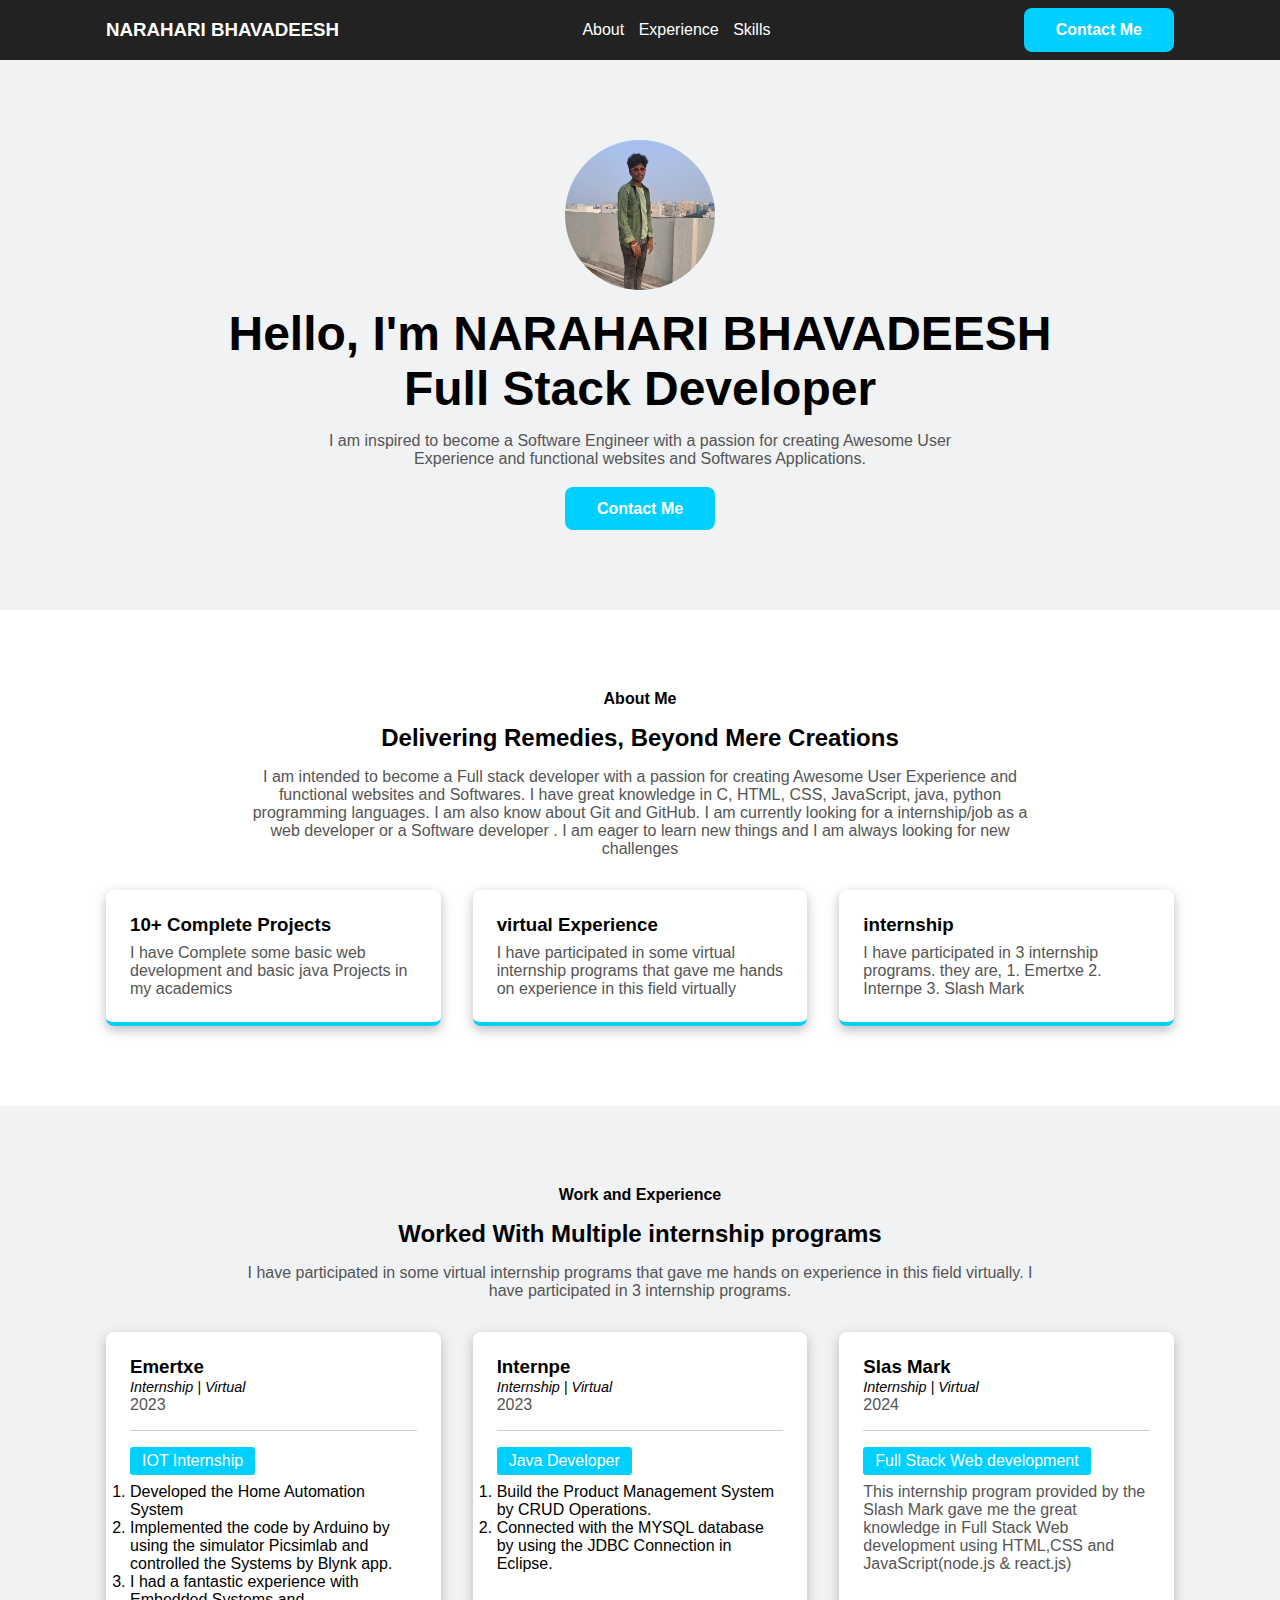
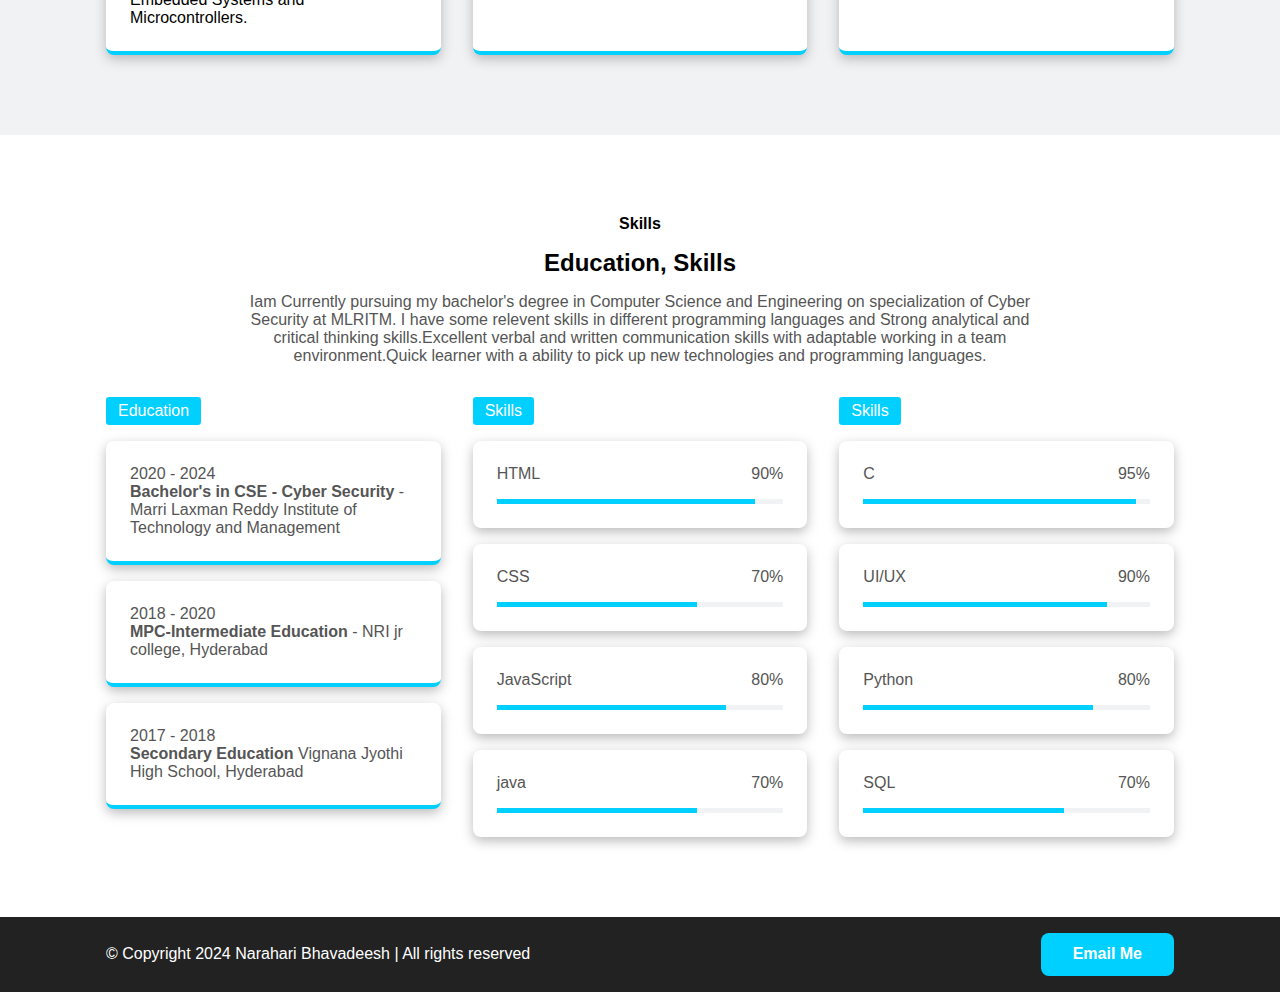
<file: bhavadeesh_portfolio/index.html>
<!DOCTYPE html>
<html lang="en">
  <head>
    <meta charset="UTF-8" />
    <meta name="viewport" content="width=device-width, initial-scale=1.0" />
    <title>Portfolio</title>
    <link rel="stylesheet" href="styles.css" />
  </head>
  <body>
    <!-- Navigation -->
    <nav class="nav">
      <div class="container">
        <div class="nav--container">
          <h3>NARAHARI BHAVADEESH</h3>
          <ul>
            <li><a href="#about">About    </a></li>
            <li><a href="#experience">Experience    </a></li>
            <li><a href="#skills">Skills</a></li>
        </ul>
          <a href="tel:+91 8106961841" class="btn">Contact Me</a>
        </div>
      </div>
    </nav>
    <!-- Hero Section -->
    <section class="hero">
      <div class="container">
        <div class="img--cover">
          <img src="img/photob.jpg" alt="Profile image"></img>
        </div>
        <h1 class="hero-title">
          Hello, I'm NARAHARI BHAVADEESH<br> Full Stack Developer 
        </h1>
        <p class="hero-desc">
            I am inspired to become a Software Engineer with a passion for creating Awesome User Experience and functional websites and Softwares Applications. 
        </p>
        <div class="btn">Contact Me</div>
      </div>
    </section>
    <!-- Hero Section -->
    <section class="about" id="about">
      <div class="container">
        <h4 class="section--head">About Me</h4>
        <h2 class="section--title">Delivering Remedies, Beyond Mere Creations</h2>
        <p class="section--desc">
            I am intended to become a Full stack developer with a passion for creating Awesome User Experience and functional websites and Softwares. I have great knowledge in C, HTML, CSS, JavaScript, java, python programming languages. I am also know about Git and GitHub.
            I am currently looking for a internship/job as a web developer or a Software developer . I am eager to learn new things and I am always looking for new challenges
        </p>
        <div class="grid--cards">
          <div class="card">
            <h3>10+ Complete Projects</h3>
            <p>
             I have Complete some basic web development and basic java Projects in my academics
            </p>
          </div>
          <div class="card">
            <h3>virtual Experience</h3>
            <p>
              I have participated in some virtual internship programs that gave me hands on experience in this field virtually
            </p>
          </div>
          <div class="card">
            <h3>internship</h3>
            <p>
             I have participated in 3 internship programs. they are, 1. Emertxe 2. Internpe 3. Slash Mark
            </p>
          </div>
        </div>
      </div>
    </section>
    <!-- Experience Section -->
    <section class="experience" id="experience">
      <div class="container">
        <h4 class="section--head">Work and Experience</h4>
        <h2 class="section--title">Worked With Multiple internship programs</h2>
        <p class="section--desc">
            I have participated in some virtual internship programs that gave me hands on experience in this field virtually.
            I have participated in 3 internship programs.
        </p>
        <div class="grid--cards">
          <div class="card">
            <h3>Emertxe</h3>
            <i>Internship | Virtual</i>
            <p>2023 </p>
            <div class="divider"></div>
            <div class="chip">IOT Internship</div>
            <ol>
              <li>  Developed the Home Automation System </li>
              <li>  Implemented the code by Arduino by using the simulator Picsimlab and controlled the Systems by Blynk app. </li>
              <li>  I had a fantastic experience with Embedded Systems and Microcontrollers. </li>
            </ol> 
          </div> 
          <div class="card">
            <h3>Internpe</h3>
            <i>Internship | Virtual</i>
            <p>2023</p>
            <div class="divider"></div>
            <div class="chip">Java Developer</div>
            <ol>
              <li>  Build the Product Management System by CRUD Operations. </li>
              <li>  Connected with the MYSQL database by using the JDBC Connection in Eclipse. </li>
            </ol>
          </div>
          <div class="card">
            <h3>Slas Mark</h3>
            <i>Internship | Virtual</i>
            <p>2024</p>
            <div class="divider"></div>
            <div class="chip">Full Stack Web development</div>
            <p>
                This internship program provided by the Slash Mark gave me the great knowledge in Full Stack Web development using HTML,CSS and JavaScript(node.js & react.js)
            </p>
          </div>
        </div>
      </div>
    </section>
    <!-- Skills Section -->
    <section class="skills" id="skills">
      <div class="container">
        <h4 class="section--head">Skills</h4>
        <h2 class="section--title">Education, Skills </h2>
        <p class="section--desc">
         Iam Currently pursuing my bachelor's degree in Computer Science and Engineering on specialization of Cyber Security at MLRITM. I have some relevent skills in different programming languages and Strong analytical and critical thinking skills.Excellent verbal and written communication skills with adaptable working in a team environment.Quick learner with a ability to pick up new technologies and programming languages.
        </p>
        <div class="grid--cards">
          <div class="col--flex">
            <div class="chip">Education</div>
            <div class="card">
              <p>2020 - 2024</p>
              <p><b>Bachelor's in CSE - Cyber Security</b> - Marri Laxman Reddy Institute of Technology and Management</p>
            </div>
            <div class="card">
              <p>2018 - 2020</p>
              <p><b>MPC-Intermediate Education </b>- NRI jr college, Hyderabad</p>
            </div>
            <div class="card">
              <p>2017 - 2018</p>
              <p><b>Secondary Education</b> Vignana Jyothi High School, Hyderabad</p>
            </div>
          </div>
          <div class="col--flex">
            <div class="chip">Skills</div>
            <div class="card skill--card">
              <div class="skill--container">
                <p>HTML</p>
                <p>90%</p>
              </div>
              <div class="progress--cover">
                <div class="html--progress"></div>
              </div>
            </div>
            <div class="card skill--card">
              <div class="skill--container">
                <p>CSS</p>
                <p>70%</p>
              </div>
              <div class="progress--cover">
                <div class="css--progress"></div>
              </div>
            </div>
            <div class="card skill--card">
              <div class="skill--container">
                <p>JavaScript</p>
                <p>80%</p>
              </div>
              <div class="progress--cover">
                <div class="JavaScript--progress"></div>
              </div>
            </div>
            <div class="card skill--card">
              <div class="skill--container">
                <p>java</p>
                <p>70%</p>
              </div>
              <div class="progress--cover">
                <div class="java--progress"></div>
              </div>
            </div>
          </div>
          <div class="col--flex">
            <div class="chip">Skills</div>
            <div class="card skill--card">
              <div class="skill--container">
                <p>C</p>
                <p>95%</p>
              </div>
              <div class="progress--cover">
                <div class="C--progress"></div>
              </div>
            </div>
            <div class="card skill--card">
              <div class="skill--container">
                <p>UI/UX</p>
                <p>90%</p>
              </div>
              <div class="progress--cover">
                <div class="Cpp--progress"></div>
              </div>
            </div>
            <div class="card skill--card">
              <div class="skill--container">
                <p>Python</p>
                <p>80%</p>
              </div>
              <div class="progress--cover">
                <div class="python--progress"></div>
              </div>
            </div>
            <div class="card skill--card">
              <div class="skill--container">
                <p>SQL</p>
                <p>70%</p>
              </div>
              <div class="progress--cover">
                <div class="sql--progress"></div>
              </div>
            </div>
          </div>
          
        </div>
      </div>
    </section>
    <!-- Footer Section -->
    <footer>
      <div class="container">
        <div class="footer--container">
          <p>&copy; Copyright 2024 Narahari Bhavadeesh | All rights reserved</p>
          <a href="mailto:bhavadeeshnarahari@gmail.com" class="btn">Email Me</a>
        </div>
      </div>
    </footer>
  </body>
</html>
</file>
<file: bhavadeesh_portfolio/styles.css>
* {
  padding: 0;
  margin: 0;
  box-sizing: border-box;
  font-family: "Rubik", sans-serif;
}

.container {
  max-width: 1100px;
  margin: auto;
  padding: 0 1rem;
}

section {
  padding: 5rem 0;
}

.section--head {
  text-align: center;
}

.section--title,
.section--desc {
  margin: 1rem auto;
  text-align: center;
}

.section--desc {
  max-width: 800px;
}

.btn {
  padding: 0.8rem 2rem;
  background-color: rgb(0, 208, 255);
  border-radius: 0.5rem;
  font-weight: 600;
  width: fit-content;
  color: #fff;
  cursor: pointer;
  text-decoration: none;
}
.btn:hover {
  box-shadow: 0 4px 8px #222;
}

img {
  position: absolute;
  top: 0;
  left: 0;
  width: 100%;
  height: 100%;
  border-radius: 20px;
  object-fit: cover;
}

.grid--cards {
  display: grid;
  grid-template-columns: repeat(3, 1fr);
  gap: 2rem;
  margin-top: 2rem;
}

.card {
  padding: 1.5rem;
  background-color: #fff;
  border-radius: 0.5rem;
  border-bottom: 4px solid rgb(0, 208, 255);
  box-shadow: 0 4px 12px #aaaaaacc;
}

i {
  font-size: 0.9rem;
}
p {
  color: #555;
}

.chip {
  padding: 5px 12px;
  background-color: rgb(0, 208, 255);
  width: fit-content;
  border-radius: 0.2rem;
  color: #fff;
  margin-bottom: 0.5rem;
}

/* nav */
.nav {
  padding: 0.5rem 0;
  background-color: #222;
  position: sticky;
  top: 0;
  z-index: 100;
}
.nav--container {
  display: flex;
  justify-content: space-between;
  align-items: center;
}
.nav--container h3 {
  color: #fff;
}
nav ul {
    list-style-type: none;
    padding: 0;
}

nav ul li {
    display: inline;
    margin-right: 10px;
}

nav ul li a {
    text-decoration: none;
    color: #fff;
}
/* hero */
.hero {
  background-color: #f1f2f4;
}

.hero .img--cover {
  height: 150px;
  width: 150px;
  position: relative;
  border-radius: 100%;
  overflow: hidden;
  margin: auto;
}

.hero-title {
  text-align: center;
  margin-top: 1rem;
  font-size: 3rem;
}

.hero-desc {
  text-align: center;
  max-width: 700px;
  margin: auto;
  margin-top: 1rem;
}

.hero .btn {
  margin: auto;
  margin-top: 1.2rem;
}

/* about */
.about .card p {
  margin-top: 0.5rem;
}

/* experience */
.experience {
  background-color: #f1f2f4;
}

.divider {
  border-bottom: 1px solid #ccc;
  width: 100%;
  margin-block: 1rem;
}
/* skills */
.col--flex {
  display: flex;
  flex-direction: column;
  gap: 1rem;
}

.col--flex .chip {
  margin-bottom: 0;
}

.skill--card {
  border-bottom: 0;
}

.skill--container {
  display: flex;
  justify-content: space-between;
  align-items: center;
}

.progress--cover {
  height: 0.3rem;
  width: 100%;
  background-color: #f1f2f4;
  margin-top: 1rem;
}

.html--progress {
  background-color: rgb(0, 208, 255);
  width: 90%;
  height: 100%;
}
.css--progress {
  background-color: rgb(0, 208, 255);
  width: 70%;
  height: 100%;
}
.JavaScript--progress {
  background-color: rgb(0, 208, 255);
  width: 80%;
  height: 100%;
}
.java--progress {
  background-color: rgb(0, 208, 255);
  width: 70%;
  height: 100%;
}
.C--progress{
  background-color:rgb(0, 208, 255);
  width: 95%;
  height: 100%;
}
.Cpp--progress{
    background-color: rgb(0, 208, 255);
  width: 85%;
  height: 100%;
}
.python--progress{
    background-color: rgb(0, 208, 255);
  width: 80%;
  height: 100%;
}
.sql--progress{
    background-color: rgb(0, 208, 255);
  width: 70%;
  height: 100%;
}
/* portfolio */
.portfolio {
  background-color: #f1f2f4;
}

.portfolio--img--cover {
  position: relative;
  height: 180px;
}

/* footer */
footer {
  background-color: #222;
}

.footer--container {
  display: flex;
  justify-content: space-between;
  align-items: center;
  padding: 1rem 0;
}

footer p {
  color: #fff;
}
/*----------small screen media--------*/

@media (max-width: 720px) {
    .nav--container ul{
        font-size: 16px;
        padding-left: 12px;
    }
    .nav--container .btn{
        padding: 12px;
        
    }
    .hero--title {
      font-size: 26px;
    }
    .grid--cards {
      grid-template-columns: 1fr;
    }
  
    .portfolio .grid--cards {
      grid-template-columns: 1fr 1fr;
    }
  }
  @media (max-width: 560px) {
    .portfolio .grid--cards {
      grid-template-columns: 1fr;
    }
    .footer--container {
      display: flex;
      flex-direction: column-reverse;
      align-items: center;
    }
    .footer--container .btn {
      margin-bottom: 1rem;
    }
  }
</file>
